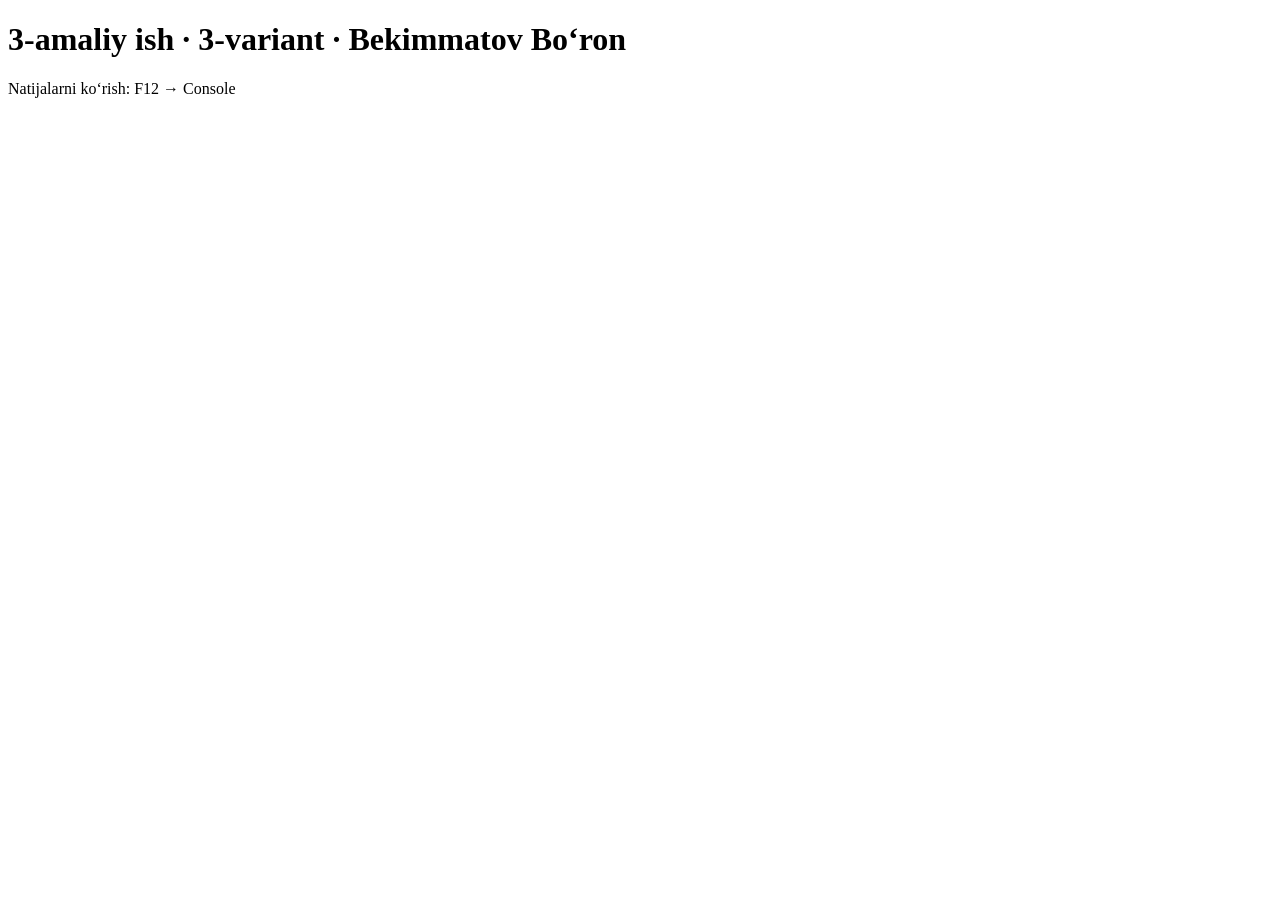
<file: amaliy-03/index.html>
<!DOCTYPE html>
<html lang="uz">
<head>
  <meta charset="UTF-8">
  <title>3-amaliy ish — 3-variant</title>
</head>
<body>
  <h1>3-amaliy ish · 3-variant · Bekimmatov Bo‘ron</h1>
  <p>Natijalarni ko‘rish: F12 → Console</p>
  <script src="js/masala1.js"></script>
  <script src="js/masala2.js"></script>
  <script src="js/masala3.js"></script>
  <script src="js/masala4.js"></script>
  <script src="js/masala5.js"></script>
</body>
</html>
</file>
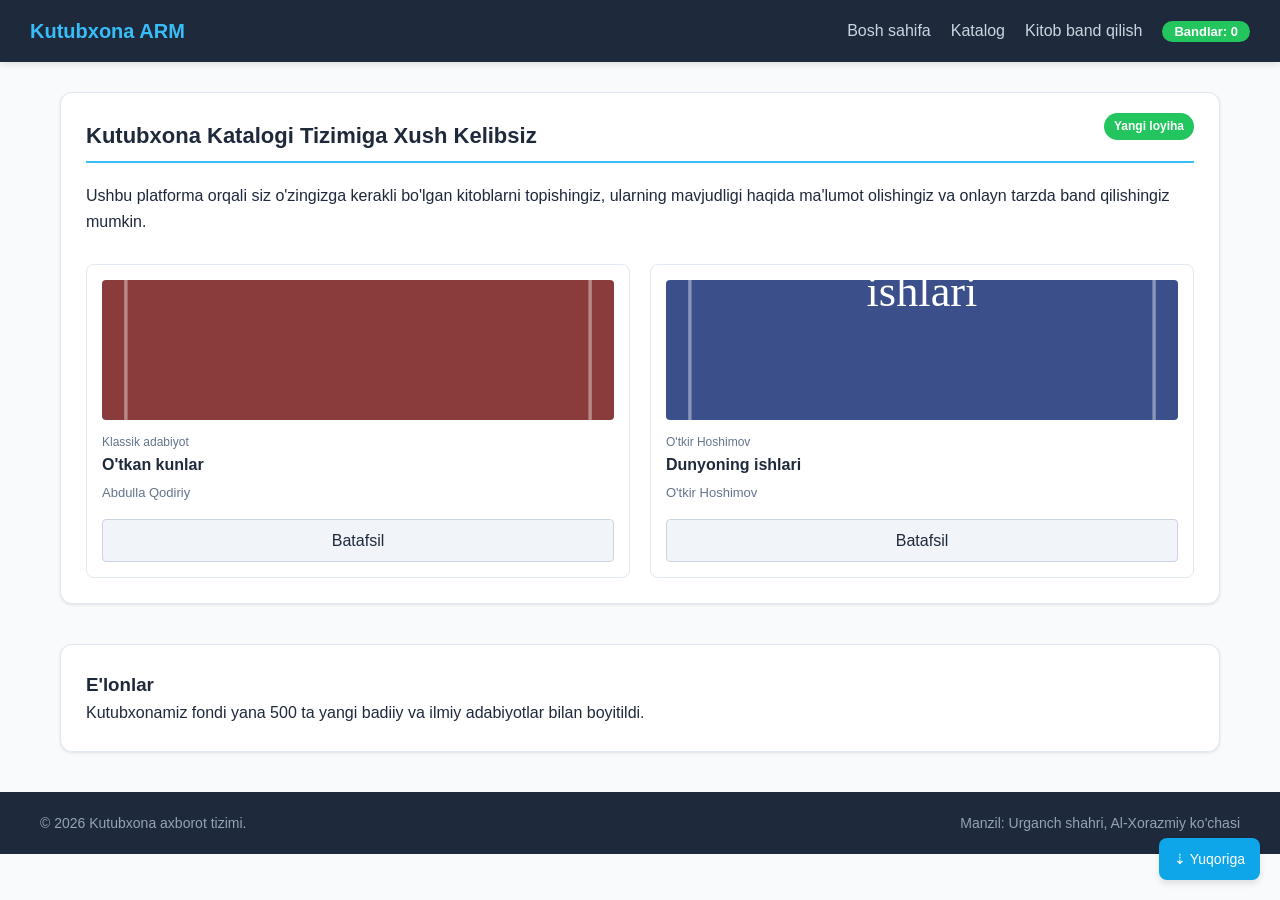
<file: amaliy-04/index.html>
<!DOCTYPE html>
<html lang="uz">
<head>
    <meta charset="UTF-8">
    <meta name="viewport" content="width=device-width, initial-scale=1.0">
    <title>Kutubxona Katalogi - Bosh sahifa</title>
    <link rel="stylesheet" href="css/style.css">
</head>
<body>

    <header>
        <div class="logo">Kutubxona ARM</div>
        <nav>
            <ul>
                <li><a href="index.html">Bosh sahifa</a></li>
                <li><a href="katalog.html">Katalog</a></li>
                <li><a href="aloqa.html">Kitob band qilish</a></li>
                <li><span class="band-belgi">Bandlar: <span id="band-soni">0</span></span></li>
            </ul>
        </nav>
    </header>

    <main class="main-container">
        <section class="hero-section">
            <span class="badge-absolute">Yangi loyiha</span>
            <h2>Kutubxona Katalogi Tizimiga Xush Kelibsiz</h2>
            <p>Ushbu platforma orqali siz o'zingizga kerakli bo'lgan kitoblarni topishingiz, ularning mavjudligi haqida ma'lumot olishingiz va onlayn tarzda band qilishingiz mumkin.</p>
            
            <div class="cards-flex" style="margin-top: 30px;">
                <article class="book-card">
                    <div>
                        <figure>
                            <img src="rasmlar/1.svg" alt="O'tkan kunlar romani muqovasi" style="width:100%; height:140px; object-fit:cover; border-radius:4px;">
                            <figcaption style="font-size: 12px; color: #64748b; margin-top: 5px;">Klassik adabiyot</figcaption>
                        </figure>
                        <h3 class="book-card-title">O'tkan kunlar</h3>
                        <p class="book-card-author">Abdulla Qodiriy</p>
                    </div>
                    <a href="katalog.html" class="btn-card" style="text-align:center; text-decoration:none; display:block;">Batafsil</a>
                </article>

                <article class="book-card">
                    <div>
                        <figure>
                            <img src="rasmlar/2.svg" alt="Dunyoning ishlari qissasi muqovasi" style="width:100%; height:140px; object-fit:cover; border-radius:4px;">
                            <figcaption style="font-size: 12px; color: #64748b; margin-top: 5px;">O'tkir Hoshimov</figcaption>
                        </figure>
                        <h3 class="book-card-title">Dunyoning ishlari</h3>
                        <p class="book-card-author">O'tkir Hoshimov</p>
                    </div>
                    <a href="katalog.html" class="btn-card" style="text-align:center; text-decoration:none; display:block;">Batafsil</a>
                </article>
            </div>
        </section>

        <aside class="sidebar-section">
            <h3>E'lonlar</h3>
            <p>Kutubxonamiz fondi yana 500 ta yangi badiiy va ilmiy adabiyotlar bilan boyitildi.</p>
        </aside>
    </main>

    <footer>
        <div class="footer-col">
            <p>&copy; 2026 Kutubxona axborot tizimi.</p>
        </div>
        <div class="footer-col" style="text-align: right;">
            <p>Manzil: Urganch shahri, Al-Xorazmiy ko'chasi</p>
        </div>
    </footer>

    <!-- Yuqoriga qaytish tugmasi (Fixed pozitsiya) -->
    <a href="#" class="top-btn">&#8675; Yuqoriga</a>

    <script src="js/ui.js"></script>
</body>
</html>
</file>
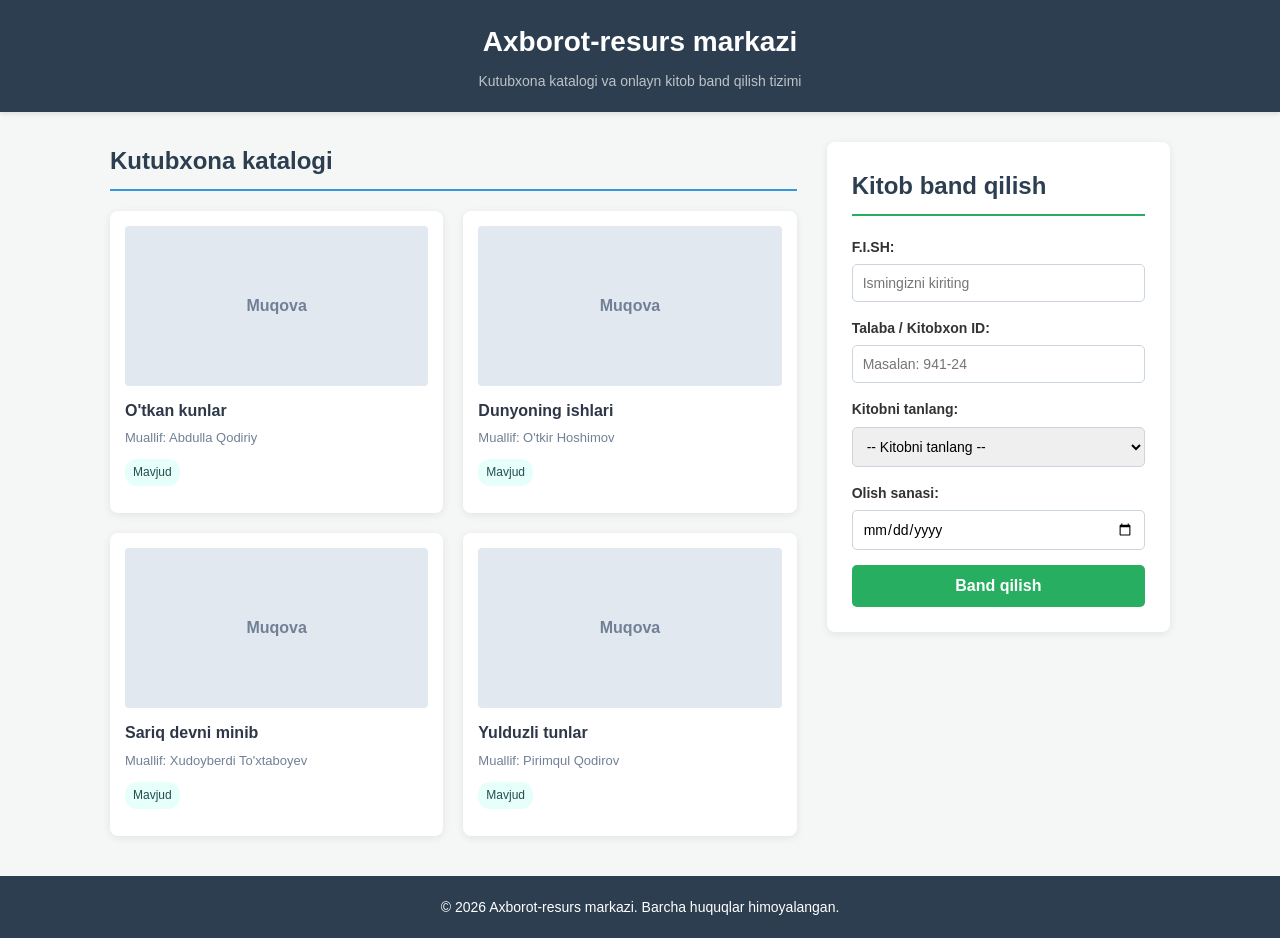
<file: 1-amaliy/kutubxona.html>
<!DOCTYPE html>
<html lang="uz">
<head>
    <meta charset="UTF-8">
    <meta name="viewport" content="width=device-width, initial-scale=1.0">
    <title>Kutubxona Katalogi — Kitob band qilish</title>
    <style>
        * {
            box-sizing: border-box;
            margin: 0;
            padding: 0;
            font-family: 'Segoe UI', Tahoma, Geneva, Verdana, sans-serif;
        }

        body {
            background-color: #f4f7f6;
            color: #333;
            line-height: 1.6;
        }

        header {
            background-color: #2c3e50;
            color: #fff;
            padding: 20px 0;
            text-align: center;
            box-shadow: 0 2px 5px rgba(0,0,0,0.1);
        }

        header h1 {
            margin-bottom: 5px;
            font-size: 28px;
        }

        header p {
            color: #bdc3c7;
            font-size: 14px;
        }

        .container {
            max-width: 1100px;
            margin: 30px auto;
            padding: 0 20px;
            display: grid;
            grid-template-columns: 2fr 1fr;
            gap: 30px;
        }

        /* Katalog bo'limi */
        .catalog-section h2 {
            margin-bottom: 20px;
            color: #2c3e50;
            border-bottom: 2px solid #3498db;
            padding-bottom: 8px;
        }

        .books-grid {
            display: grid;
            grid-template-columns: repeat(auto-fill, minmax(220px, 1fr));
            gap: 20px;
        }

        .book-card {
            background: #fff;
            border-radius: 8px;
            padding: 15px;
            box-shadow: 0 2px 8px rgba(0,0,0,0.08);
            display: flex;
            flex-direction: column;
            justify-content: space-between;
            transition: transform 0.2s ease;
        }

        .book-card:hover {
            transform: translateY(-5px);
        }

        .book-cover {
            width: 100%;
            height: 160px;
            background-color: #e2e8f0;
            border-radius: 4px;
            display: flex;
            align-items: center;
            justify-content: center;
            color: #718096;
            font-weight: bold;
            margin-bottom: 12px;
        }

        .book-title {
            font-size: 16px;
            font-weight: bold;
            color: #2d3748;
            margin-bottom: 5px;
        }

        .book-author {
            font-size: 13px;
            color: #718096;
            margin-bottom: 10px;
        }

        .book-status {
            display: inline-block;
            padding: 4px 8px;
            font-size: 12px;
            border-radius: 12px;
            margin-bottom: 12px;
            width: fit-content;
        }

        .status-available {
            background-color: #e6fffa;
            color: #234e52;
        }

        /* Forma bo'limi */
        .booking-section {
            background: #fff;
            padding: 25px;
            border-radius: 8px;
            box-shadow: 0 2px 8px rgba(0,0,0,0.08);
            height: fit-content;
        }

        .booking-section h2 {
            margin-bottom: 20px;
            color: #2c3e50;
            border-bottom: 2px solid #27ae60;
            padding-bottom: 8px;
        }

        .form-group {
            margin-bottom: 15px;
        }

        .form-group label {
            display: block;
            margin-bottom: 6px;
            font-weight: 600;
            font-size: 14px;
        }

        .form-group input,
        .form-group select {
            width: 100%;
            padding: 10px;
            border: 1px solid #cbd5e0;
            border-radius: 5px;
            font-size: 14px;
        }

        .form-group input:focus,
        .form-group select:focus {
            outline: none;
            border-color: #3498db;
        }

        .btn-submit {
            width: 100%;
            background-color: #27ae60;
            color: white;
            border: none;
            padding: 12px;
            font-size: 16px;
            font-weight: bold;
            border-radius: 5px;
            cursor: pointer;
            transition: background 0.3s;
        }

        .btn-submit:hover {
            background-color: #219150;
        }

        footer {
            text-align: center;
            padding: 20px;
            background-color: #2c3e50;
            color: #fff;
            margin-top: 40px;
            font-size: 14px;
        }

        @media (max-width: 768px) {
            .container {
                grid-template-columns: 1fr;
            }
        }
    </style>
</head>
<body>

    <header>
        <h1>Axborot-resurs markazi</h1>
        <p>Kutubxona katalogi va onlayn kitob band qilish tizimi</p>
    </header>

    <div class="container">
        <!-- Katalog Bo'limi -->
        <main class="catalog-section">
            <h2>Kutubxona katalogi</h2>
            <div class="books-grid">
                
                <article class="book-card">
                    <div class="book-cover">Muqova</div>
                    <h3 class="book-title">O'tkan kunlar</h3>
                    <p class="book-author">Muallif: Abdulla Qodiriy</p>
                    <span class="book-status status-available">Mavjud</span>
                </article>

                <article class="book-card">
                    <div class="book-cover">Muqova</div>
                    <h3 class="book-title">Dunyoning ishlari</h3>
                    <p class="book-author">Muallif: O'tkir Hoshimov</p>
                    <span class="book-status status-available">Mavjud</span>
                </article>

                <article class="book-card">
                    <div class="book-cover">Muqova</div>
                    <h3 class="book-title">Sariq devni minib</h3>
                    <p class="book-author">Muallif: Xudoyberdi To'xtaboyev</p>
                    <span class="book-status status-available">Mavjud</span>
                </article>

                <article class="book-card">
                    <div class="book-cover">Muqova</div>
                    <h3 class="book-title">Yulduzli tunlar</h3>
                    <p class="book-author">Muallif: Pirimqul Qodirov</p>
                    <span class="book-status status-available">Mavjud</span>
                </article>

            </div>
        </main>

        <!-- Band qilish Bo'limi -->
        <aside class="booking-section">
            <h2>Kitob band qilish</h2>
            <form action="#" method="post">
                <div class="form-group">
                    <label for="fullname">F.I.SH:</label>
                    <input type="text" id="fullname" name="fullname" placeholder="Ismingizni kiriting" required>
                </div>

                <div class="form-group">
                    <label for="student-id">Talaba / Kitobxon ID:</label>
                    <input type="text" id="student-id" name="student_id" placeholder="Masalan: 941-24" required>
                </div>

                <div class="form-group">
                    <label for="book-select">Kitobni tanlang:</label>
                    <select id="book-select" name="book_select" required>
                        <option value="">-- Kitobni tanlang --</option>
                        <option value="1">O'tkan kunlar</option>
                        <option value="2">Dunyoning ishlari</option>
                        <option value="3">Sariq devni minib</option>
                        <option value="4">Yulduzli tunlar</option>
                    </select>
                </div>

                <div class="form-group">
                    <label for="date">Olish sanasi:</label>
                    <input type="date" id="date" name="booking_date" required>
                </div>

                <button type="submit" class="btn-submit">Band qilish</button>
            </form>
        </aside>
    </div>

    <footer>
        <p>&copy; 2026 Axborot-resurs markazi. Barcha huquqlar himoyalangan.</p>
    </footer>

</body>
</html>
</file>
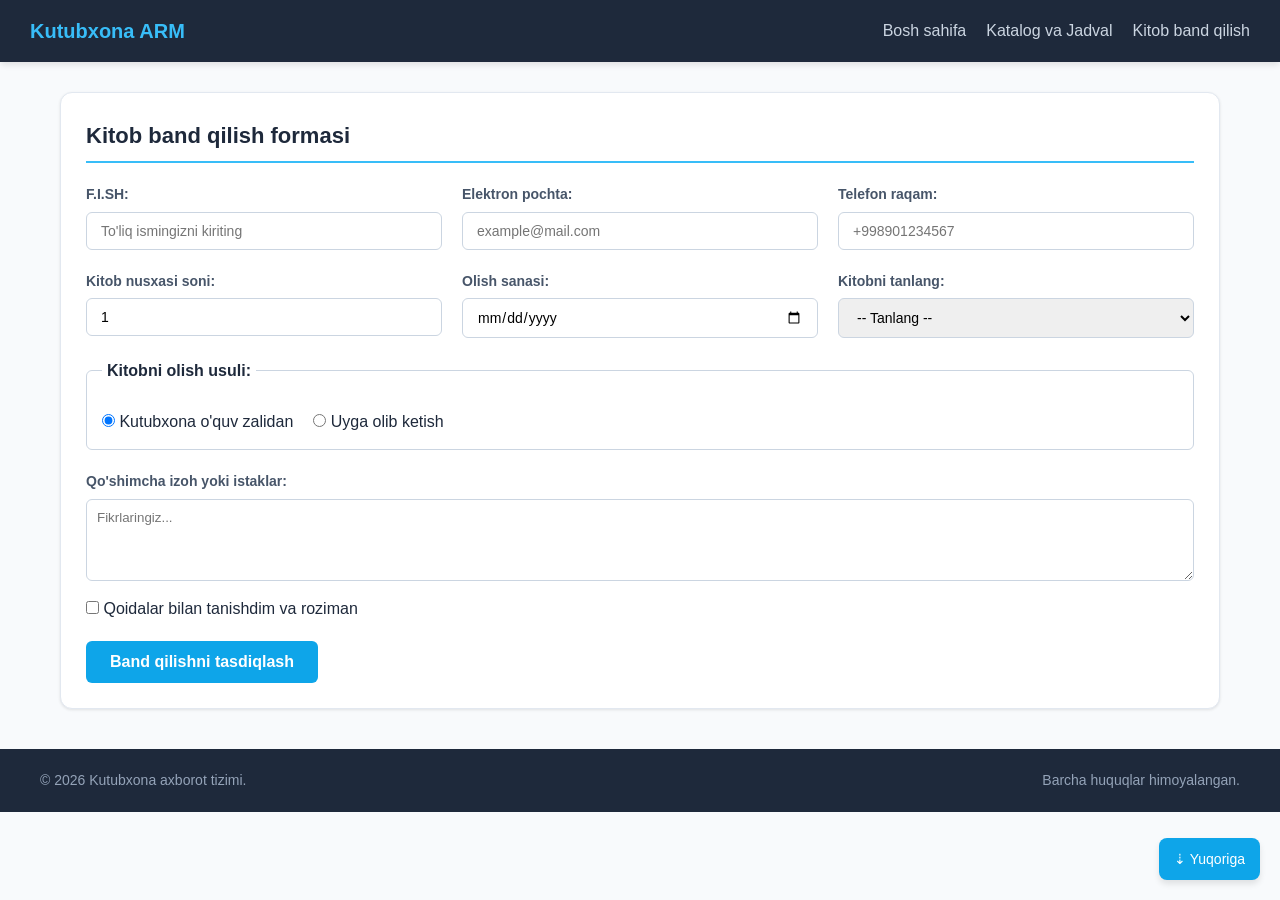
<file: 2-amaliy/aloqa.html>
<!DOCTYPE html>
<html lang="uz">
<head>
    <meta charset="UTF-8">
    <meta name="viewport" content="width=device-width, initial-scale=1.0">
    <title>Kitob band qilish - Forma</title>
    <link rel="stylesheet" href="css/style.css">
</head>
<body>

    <header>
        <div class="logo">Kutubxona ARM</div>
        <nav>
            <ul>
                <li><a href="index.html">Bosh sahifa</a></li>
                <li><a href="batafsil.html">Katalog va Jadval</a></li>
                <li><a href="aloqa.html">Kitob band qilish</a></li>
            </ul>
        </nav>
    </header>

    <main class="main-container">
        <section id="form-section">
            <h2>Kitob band qilish formasi</h2>
            <form action="#" method="POST">
                <div class="form-grid">
                    
                    <!-- 1. F.I.SH -->
                    <div class="form-group">
                        <label for="fullname">F.I.SH:</label>
                        <input type="text" id="fullname" name="fullname" placeholder="To'liq ismingizni kiriting" required>
                    </div>

                    <!-- 2. Email -->
                    <div class="form-group">
                        <label for="email">Elektron pochta:</label>
                        <input type="email5" id="email" name="email" placeholder="example@mail.com" required>
                    </div>

                    <!-- 3. Telefon (Pattern talabi bilan) -->
                    <div class="form-group">
                        <label for="phone">Telefon raqam:</label>
                        <input type="tel" id="phone" name="phone" placeholder="+998901234567" pattern="\+998[0-9]{9}" required title="+998 bilan boshlanuvchi 9 ta raqam kiriting">
                    </div>

                    <!-- 4. Kitob soni -->
                    <div class="form-group">
                        <label for="count">Kitob nusxasi soni:</label>
                        <input type="number" id="count" name="count" min="1" max="5" value="1">
                    </div>

                    <!-- 5. Olish sanasi -->
                    <div class="form-group">
                        <label for="date">Olish sanasi:</label>
                        <input type="date" id="date" name="date" required>
                    </div>

                    <!-- 6. Kitobni tanlash (Select) -->
                    <div class="form-group">
                        <label for="book-select">Kitobni tanlang:</label>
                        <select id="book-select" name="book_select" required>
                            <option value="">-- Tanlang --</option>
                            <option value="otkan-kunlar">O'tkan kunlar</option>
                            <option value="dunyoning-ishlari">Dunyoning ishlari</option>
                            <option value="yulduzli-tunlar">Yulduzli tunlar</option>
                            <option value="sariq-dev">Sariq devni minib</option>
                        </select>
                    </div>

                </div>

                <!-- 7. Radio guruh (Fieldset + Legend) -->
                <fieldset style="border: 1px solid #cbd5e1; border-radius: 6px; padding: 15px; margin-top: 20px;">
                    <legend style="font-weight: 600; padding: 0 5px;">Kitobni olish usuli:</legend>
                    <div style="display: flex; gap: 20px; margin-top: 10px;">
                        <label><input type="radio" name="delivery_type" value="library" checked> Kutubxona o'quv zalidan</label>
                        <label><input type="radio" name="delivery_type" value="home"> Uyga olib ketish</label>
                    </div>
                </fieldset>

                <!-- 8. Checkbox va Textarea -->
                <div class="form-group" style="margin-top: 20px;">
                    <label for="comments">Qo'shimcha izoh yoki istaklar:</label>
                    <textarea id="comments" name="comments" rows="4" placeholder="Fikrlaringiz..." style="padding: 10px; border: 1px solid #cbd5e1; border-radius: 6px; outline: none;"></textarea>
                </div>

                <div style="margin-top: 15px;">
                    <label><input type="checkbox" name="terms" required> Qoidalar bilan tanishdim va roziman</label>
                </div>

                <button type="submit" class="btn-submit">Band qilishni tasdiqlash</button>
            </form>
        </section>
    </main>

    <footer>
        <div class="footer-col">
            <p>&copy; 2026 Kutubxona axborot tizimi.</p>
        </div>
        <div class="footer-col" style="text-align: right;">
            <p>Barcha huquqlar himoyalangan.</p>
        </div>
    </footer>

    <a href="#" class="top-btn">&#8675; Yuqoriga</a>

</body>
</html>
</file>
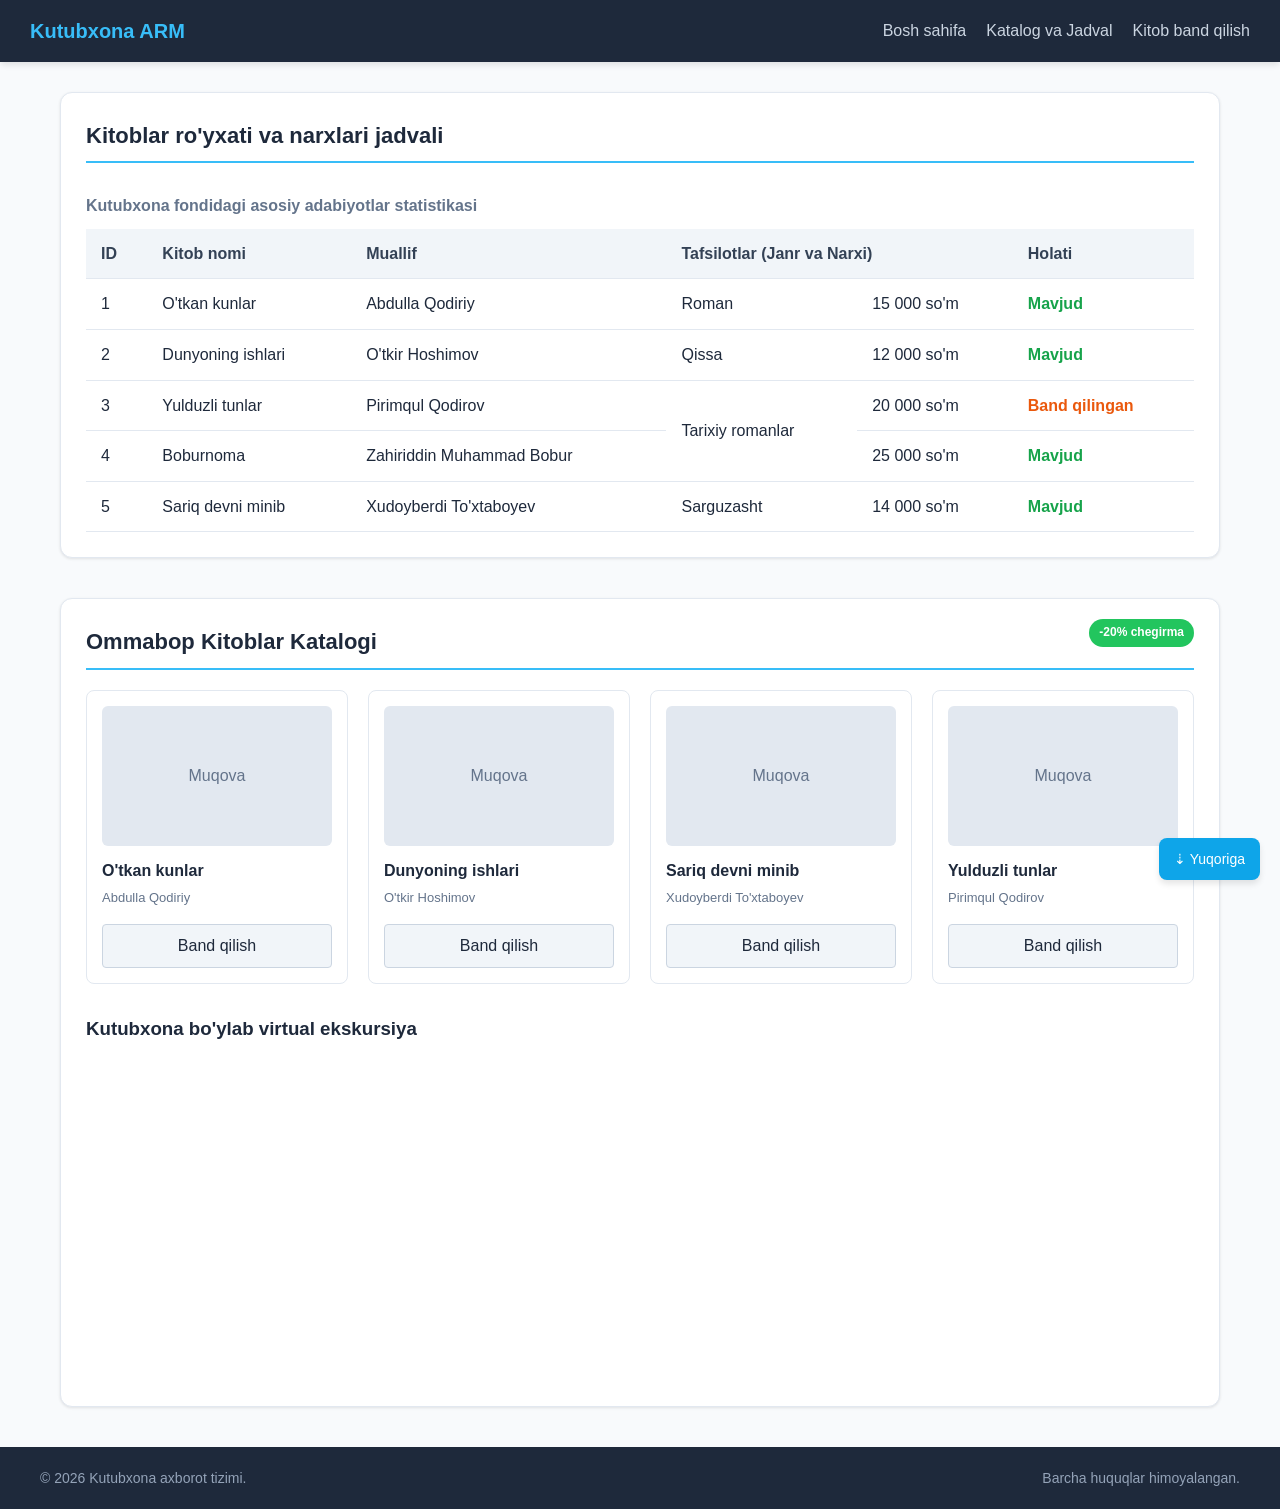
<file: 2-amaliy/batafsil.html>
<!DOCTYPE html>
<html lang="uz">
<head>
    <meta charset="UTF-8">
    <meta name="viewport" content="width=device-width, initial-scale=1.0">
    <title>Kitoblar Katalogi va Jadvali</title>
    <link rel="stylesheet" href="css/style.css">
</head>
<body>

    <header>
        <div class="logo">Kutubxona ARM</div>
        <nav>
            <ul>
                <li><a href="index.html">Bosh sahifa</a></li>
                <li><a href="batafsil.html">Katalog va Jadval</a></li>
                <li><a href="aloqa.html">Kitob band qilish</a></li>
            </ul>
        </nav>
    </header>

    <main class="main-container">
        
        <!-- JADVAL BO'LIMI -->
        <section id="table-section">
            <h2>Kitoblar ro'yxati va narxlari jadvali</h2>
            <div class="table-responsive">
                <table class="styled-table">
                    <caption>Kutubxona fondidagi asosiy adabiyotlar statistikasi</caption>
                    <thead>
                        <tr>
                            <th>ID</th>
                            <th>Kitob nomi</th>
                            <th>Muallif</th>
                            <th colspan="2">Tafsilotlar (Janr va Narxi)</th>
                            <th>Holati</th>
                        </tr>
                    </thead>
                    <tbody>
                        <tr>
                            <td>1</td>
                            <td>O'tkan kunlar</td>
                            <td>Abdulla Qodiriy</td>
                            <td>Roman</td>
                            <td>15 000 so'm</td>
                            <td><span class="status-available">Mavjud</span></td>
                        </tr>
                        <tr>
                            <td>2</td>
                            <td>Dunyoning ishlari</td>
                            <td>O'tkir Hoshimov</td>
                            <td>Qissa</td>
                            <td>12 000 so'm</td>
                            <td><span class="status-available">Mavjud</span></td>
                        </tr>
                        <tr>
                            <td>3</td>
                            <td>Yulduzli tunlar</td>
                            <td>Pirimqul Qodirov</td>
                            <td rowspan="2">Tarixiy romanlar</td>
                            <td>20 000 so'm</td>
                            <td><span class="status-reserved">Band qilingan</span></td>
                        </tr>
                        <tr>
                            <td>4</td>
                            <td>Boburnoma</td>
                            <td>Zahiriddin Muhammad Bobur</td>
                            <td>25 000 so'm</td>
                            <td><span class="status-available">Mavjud</span></td>
                        </tr>
                        <tr>
                            <td>5</td>
                            <td>Sariq devni minib</td>
                            <td>Xudoyberdi To'xtaboyev</td>
                            <td>Sarguzasht</td>
                            <td>14 000 so'm</td>
                            <td><span class="status-available">Mavjud</span></td>
                        </tr>
                    </tbody>
                </table>
            </div>
        </section>

        <!-- MEDIA VA KARTALAR BO'LIMI -->
        <section id="catalog-section">
            <span class="badge-absolute">-20% chegirma</span>
            <h2>Ommabop Kitoblar Katalogi</h2>
            
            <div class="cards-flex">
                <article class="book-card">
                    <div>
                        <div class="book-img-placeholder">Muqova</div>
                        <h3 class="book-card-title">O'tkan kunlar</h3>
                        <p class="book-card-author">Abdulla Qodiriy</p>
                    </div>
                    <a href="aloqa.html" class="btn-card" style="text-align:center; text-decoration:none; display:block;">Band qilish</a>
                </article>

                <article class="book-card">
                    <div>
                        <div class="book-img-placeholder">Muqova</div>
                        <h3 class="book-card-title">Dunyoning ishlari</h3>
                        <p class="book-card-author">O'tkir Hoshimov</p>
                    </div>
                    <a href="aloqa.html" class="btn-card" style="text-align:center; text-decoration:none; display:block;">Band qilish</a>
                </article>

                <article class="book-card">
                    <div>
                        <div class="book-img-placeholder">Muqova</div>
                        <h3 class="book-card-title">Sariq devni minib</h3>
                        <p class="book-card-author">Xudoyberdi To'xtaboyev</p>
                    </div>
                    <a href="aloqa.html" class="btn-card" style="text-align:center; text-decoration:none; display:block;">Band qilish</a>
                </article>

                <article class="book-card">
                    <div>
                        <div class="book-img-placeholder">Muqova</div>
                        <h3 class="book-card-title">Yulduzli tunlar</h3>
                        <p class="book-card-author">Pirimqul Qodirov</p>
                    </div>
                    <a href="aloqa.html" class="btn-card" style="text-align:center; text-decoration:none; display:block;">Band qilish</a>
                </article>
            </div>

            <!-- Video yoki Iframe media -->
            <div style="margin-top: 30px;">
                <h3 style="margin-bottom: 15px;">Kutubxona bo'ylab virtual ekskursiya</h3>
                <iframe width="100%" height="315" src="https://www.youtube.com/embed/dQw4w9WgXcQ" title="Kutubxona video taqdimoti" style="border:0; border-radius: 8px;" allowfullscreen></iframe>
            </div>
        </section>

    </main>

    <footer>
        <div class="footer-col">
            <p>&copy; 2026 Kutubxona axborot tizimi.</p>
        </div>
        <div class="footer-col" style="text-align: right;">
            <p>Barcha huquqlar himoyalangan.</p>
        </div>
    </footer>

    <a href="#" class="top-btn">&#8675; Yuqoriga</a>

</body>
</html>
</file>
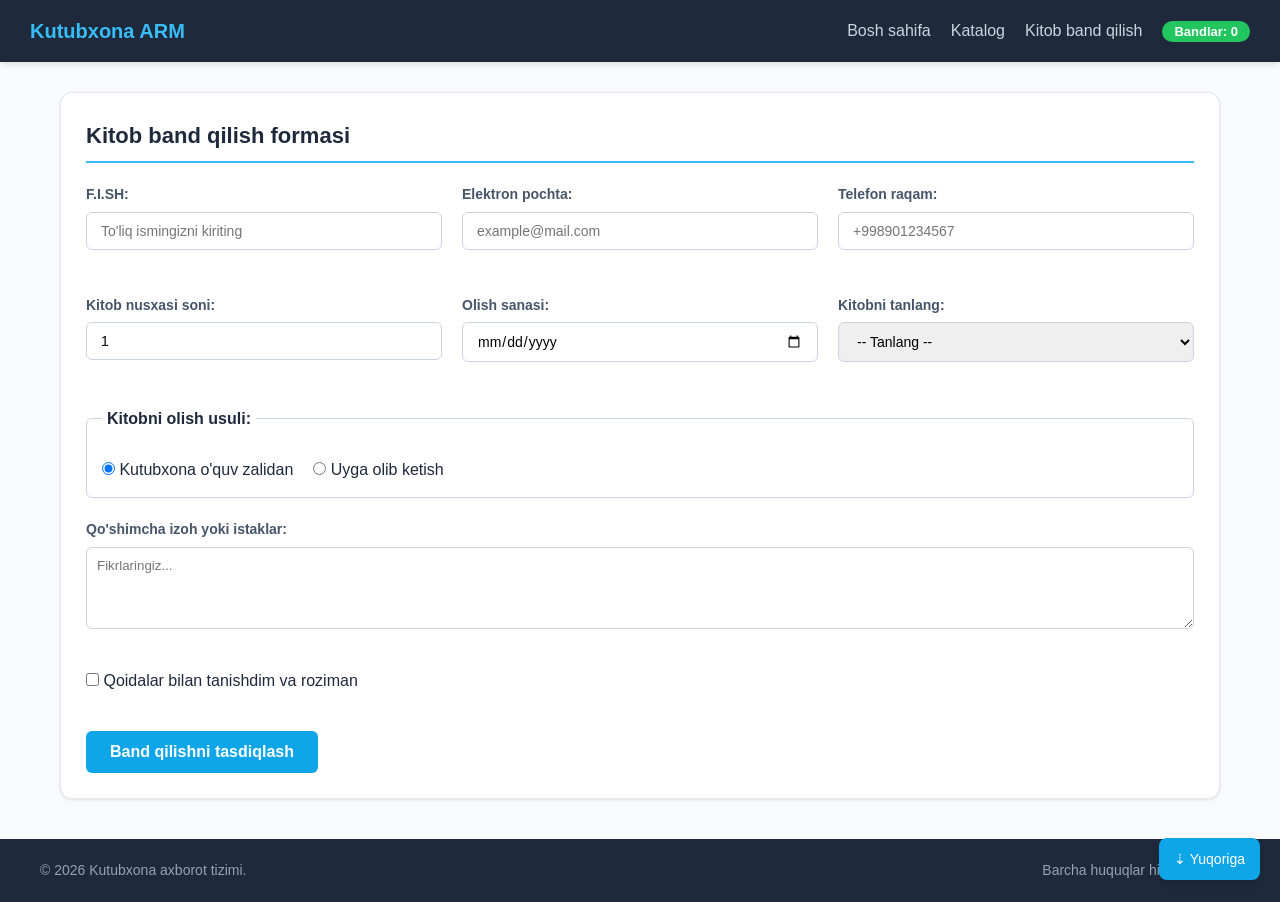
<file: amaliy-04/aloqa.html>
<!DOCTYPE html>
<html lang="uz">
<head>
    <meta charset="UTF-8">
    <meta name="viewport" content="width=device-width, initial-scale=1.0">
    <title>Kitob band qilish - Forma</title>
    <link rel="stylesheet" href="css/style.css">
</head>
<body>

    <header>
        <div class="logo">Kutubxona ARM</div>
        <nav>
            <ul>
                <li><a href="index.html">Bosh sahifa</a></li>
                <li><a href="katalog.html">Katalog</a></li>
                <li><a href="aloqa.html">Kitob band qilish</a></li>
                <li><span class="band-belgi">Bandlar: <span id="band-soni">0</span></span></li>
            </ul>
        </nav>
    </header>

    <main class="main-container">
        <section id="form-section">
            <h2>Kitob band qilish formasi</h2>
            <form id="band-forma" action="#" method="POST" novalidate>
                <div class="form-grid">

                    <!-- 1. F.I.SH -->
                    <div class="form-group">
                        <label for="fullname">F.I.SH:</label>
                        <input type="text" id="fullname" name="fullname" placeholder="To'liq ismingizni kiriting">
                        <p class="xato" id="fullname-xato"></p>
                    </div>

                    <!-- 2. Email -->
                    <div class="form-group">
                        <label for="email">Elektron pochta:</label>
                        <input type="text" id="email" name="email" placeholder="example@mail.com">
                        <p class="xato" id="email-xato"></p>
                    </div>

                    <!-- 3. Telefon -->
                    <div class="form-group">
                        <label for="phone">Telefon raqam:</label>
                        <input type="tel" id="phone" name="phone" placeholder="+998901234567">
                        <p class="xato" id="phone-xato"></p>
                    </div>

                    <!-- 4. Kitob soni -->
                    <div class="form-group">
                        <label for="count">Kitob nusxasi soni:</label>
                        <input type="number" id="count" name="count" min="1" max="5" value="1">
                        <p class="xato" id="count-xato"></p>
                    </div>

                    <!-- 5. Olish sanasi -->
                    <div class="form-group">
                        <label for="date">Olish sanasi:</label>
                        <input type="date" id="date" name="date">
                        <p class="xato" id="date-xato"></p>
                    </div>

                    <!-- 6. Kitobni tanlash (variantlar data.js dan to'ldiriladi) -->
                    <div class="form-group">
                        <label for="book-select">Kitobni tanlang:</label>
                        <select id="book-select" name="book_select">
                            <option value="">-- Tanlang --</option>
                        </select>
                        <p class="xato" id="book-select-xato"></p>
                    </div>

                </div>

                <!-- 7. Radio guruh -->
                <fieldset style="border: 1px solid #cbd5e1; border-radius: 6px; padding: 15px; margin-top: 20px;">
                    <legend style="font-weight: 600; padding: 0 5px;">Kitobni olish usuli:</legend>
                    <div style="display: flex; gap: 20px; margin-top: 10px;">
                        <label><input type="radio" name="delivery_type" value="library" checked> Kutubxona o'quv zalidan</label>
                        <label><input type="radio" name="delivery_type" value="home"> Uyga olib ketish</label>
                    </div>
                </fieldset>

                <!-- 8. Izoh va rozilik -->
                <div class="form-group" style="margin-top: 20px;">
                    <label for="comments">Qo'shimcha izoh yoki istaklar:</label>
                    <textarea id="comments" name="comments" rows="4" placeholder="Fikrlaringiz..." style="padding: 10px; border: 1px solid #cbd5e1; border-radius: 6px; outline: none;"></textarea>
                    <p class="xato" id="comments-xato"></p>
                </div>

                <div style="margin-top: 15px;">
                    <label><input type="checkbox" id="terms" name="terms"> Qoidalar bilan tanishdim va roziman</label>
                    <p class="xato" id="terms-xato"></p>
                </div>

                <button type="submit" class="btn-submit">Band qilishni tasdiqlash</button>
                <p class="muvaffaqiyat" id="muvaffaqiyat" hidden></p>
            </form>
        </section>
    </main>

    <footer>
        <div class="footer-col">
            <p>&copy; 2026 Kutubxona axborot tizimi.</p>
        </div>
        <div class="footer-col" style="text-align: right;">
            <p>Barcha huquqlar himoyalangan.</p>
        </div>
    </footer>

    <a href="#" class="top-btn">&#8675; Yuqoriga</a>

    <script src="js/data.js"></script>
    <script src="js/ui.js"></script>
</body>
</html>
</file>
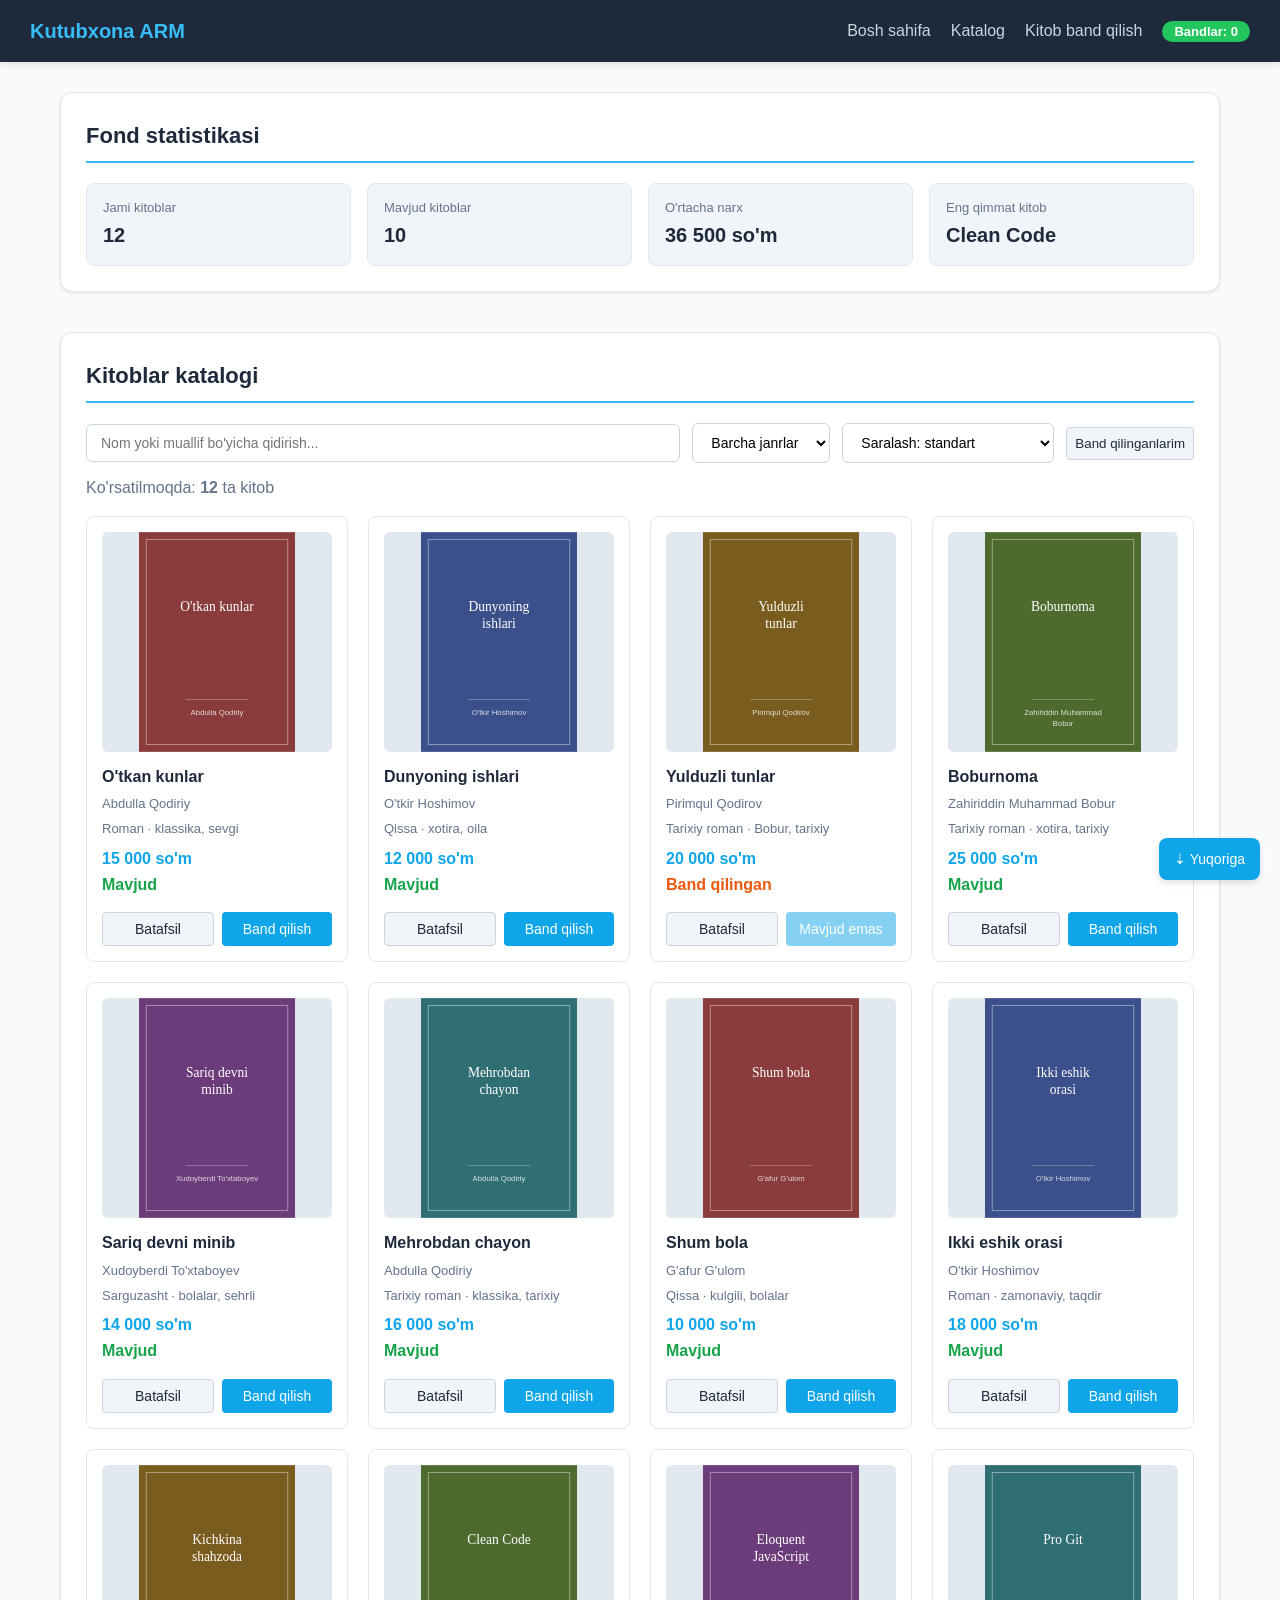
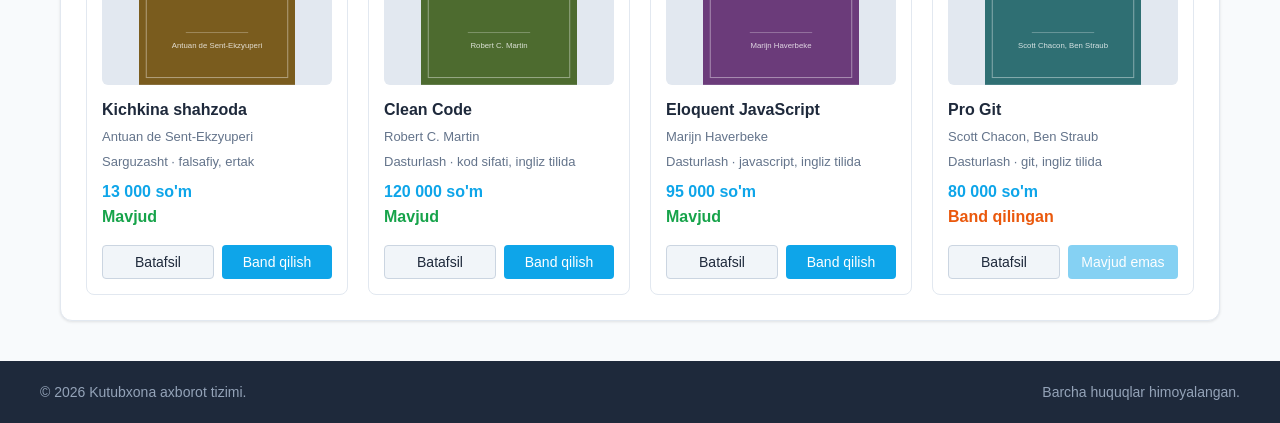
<file: amaliy-04/katalog.html>
<!DOCTYPE html>
<html lang="uz">
<head>
    <meta charset="UTF-8">
    <meta name="viewport" content="width=device-width, initial-scale=1.0">
    <title>Kitoblar Katalogi</title>
    <link rel="stylesheet" href="css/style.css">
</head>
<body>

    <header>
        <div class="logo">Kutubxona ARM</div>
        <nav>
            <ul>
                <li><a href="index.html">Bosh sahifa</a></li>
                <li><a href="katalog.html">Katalog</a></li>
                <li><a href="aloqa.html">Kitob band qilish</a></li>
                <li><span class="band-belgi">Bandlar: <span id="band-soni">0</span></span></li>
            </ul>
        </nav>
    </header>

    <main class="main-container">

        <!-- STATISTIKA (reduce / find / filter bilan hisoblanadi) -->
        <section id="stat-section">
            <h2>Fond statistikasi</h2>
            <div class="stat-grid">
                <div class="stat"><span>Jami kitoblar</span><strong id="stat-jami">0</strong></div>
                <div class="stat"><span>Mavjud kitoblar</span><strong id="stat-mavjud">0</strong></div>
                <div class="stat"><span>O'rtacha narx</span><strong id="stat-ortacha">0</strong></div>
                <div class="stat"><span>Eng qimmat kitob</span><strong id="stat-eng">-</strong></div>
            </div>
        </section>

        <!-- KATALOG: kartalar JavaScript orqali yaratiladi -->
        <section id="catalog-section">
            <h2>Kitoblar katalogi</h2>

            <div class="catalog-panel">
                <input type="search" id="qidiruv" placeholder="Nom yoki muallif bo'yicha qidirish..." aria-label="Qidiruv">
                <select id="kategoriya" aria-label="Kategoriya">
                    <option value="hammasi">Barcha janrlar</option>
                </select>
                <select id="saralash" aria-label="Saralash">
                    <option value="standart">Saralash: standart</option>
                    <option value="narx-osish">Narx: arzondan qimmatga</option>
                    <option value="narx-kamayish">Narx: qimmatdan arzonga</option>
                    <option value="nom-az">Nom: A → Z</option>
                </select>
                <button type="button" class="btn-card" id="bandlarim-tugma" style="margin-top:0">Band qilinganlarim</button>
            </div>

            <p class="result-count">Ko'rsatilmoqda: <strong id="soni">0</strong> ta kitob</p>
            <p class="not-found" id="topilmadi" hidden>Hech narsa topilmadi</p>
            <div class="cards-flex" id="kitoblar"></div>
        </section>

    </main>

    <footer>
        <div class="footer-col">
            <p>&copy; 2026 Kutubxona axborot tizimi.</p>
        </div>
        <div class="footer-col" style="text-align: right;">
            <p>Barcha huquqlar himoyalangan.</p>
        </div>
    </footer>

    <a href="#" class="top-btn">&#8675; Yuqoriga</a>

    <script src="js/data.js"></script>
    <script src="js/ui.js"></script>
    <script src="js/katalog.js"></script>
</body>
</html>
</file>
<file: amaliy-04/css/style.css>
/* --- BQ 1: Blok modeli va o'lchamlar --- */
* {
    box-sizing: border-box;
    margin: 0;
    padding: 0;
    font-family: 'Segoe UI', Tahoma, Geneva, Verdana, sans-serif;
}

body {
    background-color: #f8fafc;
    color: #1e293b;
    line-height: 1.6;
}

/* --- BQ 2: Konteyner --- */
.main-container {
    max-width: 1200px;
    margin: 30px auto;
    padding: 0 20px;
    display: flex;
    flex-direction: column;
    gap: 40px;
}

section, .sidebar-section {
    background: #ffffff;
    padding: 25px; /* BQ 4: Qisqa yozuv 2 yoki 4 qiymat bilan */
    border: 1px solid #e2e8f0; /* BQ 3: Kartalar uchun border */
    border-radius: 12px; /* BQ 3: border-radius */
    box-shadow: 0 1px 3px rgba(0, 0, 0, 0.1);
    position: relative; /* BQ 6 uchun ota element */
}

h2 {
    margin-bottom: 20px;
    color: #1e293b;
    border-bottom: 2px solid #38bdf8;
    padding-bottom: 8px;
    font-size: 22px;
}

/* --- BQ 5: Pozitsiyalash - Sticky Header --- */
header {
    background-color: #1e293b;
    color: #fff;
    padding: 15px 30px;
    display: flex; /* BQ 8 */
    justify-content: space-between; /* BQ 8 */
    align-items: center; /* BQ 8 */
    position: sticky;
    top: 0;
    z-index: 1000;
    box-shadow: 0 4px 6px -1px rgba(0, 0, 0, 0.1);
}

.logo {
    font-size: 20px;
    font-weight: bold;
    color: #38bdf8;
}

nav ul {
    display: flex; /* BQ 8 */
    list-style: none;
    gap: 20px; /* BQ 8 */
}

nav ul li a {
    color: #cbd5e1;
    text-decoration: none;
    transition: color 0.3s;
}

nav ul li a:hover {
    color: #38bdf8;
}

/* --- BQ 6: Absolute Pozitsiyalash (Belgi / Badge) --- */
.badge-absolute {
    position: absolute;
    top: 20px;
    right: 25px;
    background-color: #22c55e;
    color: white;
    padding: 4px 10px;
    font-size: 12px;
    border-radius: 20px;
    font-weight: 600;
}

/* --- BQ 7: Fixed Pozitsiyalash ("Yuqoriga" tugmasi) --- */
.top-btn {
    position: fixed;
    bottom: 20px;
    right: 20px;
    background-color: #0ea5e9;
    color: white;
    padding: 10px 15px;
    border-radius: 8px;
    text-decoration: none;
    font-size: 14px;
    box-shadow: 0 4px 6px rgba(0,0,0,0.1);
    z-index: 999;
}
.top-btn:hover {
    background-color: #0284c7;
}

/* --- JADVAL USLUBLARI --- */
.table-responsive {
    overflow-x: auto;
}

.styled-table {
    width: 100%;
    border-collapse: collapse;
    margin-top: 10px;
    text-align: left;
}

.styled-table caption {
    font-weight: 600;
    margin-bottom: 10px;
    text-align: left;
    color: #64748b;
}

.styled-table th, 
.styled-table td {
    padding: 12px 15px;
    border-bottom: 1px solid #e2e8f0;
}

.styled-table th {
    background-color: #f1f5f9;
    color: #334155;
    font-weight: 600;
}

.styled-table tr:hover {
    background-color: #f8fafc;
}

.status-available {
    color: #16a34a;
    font-weight: 600;
}

.status-reserved {
    color: #ea580c;
    font-weight: 600;
}

/* --- BQ 9: Flexbox Kartalar Qatori --- */
.cards-flex {
    display: flex;
    gap: 20px;
    flex-wrap: wrap; /* Ekran torayganda keyingi qatorga tushishi */
}

.book-card {
    background: #fff;
    border: 1px solid #e2e8f0;
    border-radius: 8px;
    padding: 15px; /* BQ 3 */
    flex: 1 1 240px; /* BQ 9 */
    display: flex;
    flex-direction: column;
    justify-content: space-between;
    transition: transform 0.2s, box-shadow 0.2s;
}

.book-card:hover {
    transform: translateY(-5px);
    box-shadow: 0 10px 15px -3px rgba(0, 0, 0, 0.1);
}

.book-img-placeholder {
    background: #e2e8f0;
    height: 140px;
    border-radius: 6px;
    display: flex;
    align-items: center; /* BQ 11: Markazlashtirish */
    justify-content: center; /* BQ 11: Markazlashtirish */
    color: #64748b;
    font-weight: 500;
    margin-bottom: 12px;
}

.book-card-title {
    font-size: 16px;
    margin-bottom: 5px;
}

.book-card-author {
    font-size: 13px;
    color: #64748b;
}

.btn-card {
    margin-top: 15px;
    padding: 8px;
    background: #f1f5f9;
    border: 1px solid #cbd5e1;
    border-radius: 4px;
    cursor: pointer;
    color: #1e293b;
}

.btn-card:hover {
    background: #e2e8f0;
}

/* --- BQ 12: Forma uslublari (Flex-direction column va gap) --- */
.form-grid {
    display: flex;
    gap: 20px;
    flex-wrap: wrap;
}

.form-group {
    flex: 1 1 280px;
    display: flex;
    flex-direction: column; /* BQ 12 */
    gap: 6px; /* BQ 12 */
}

.form-group label {
    font-weight: 600;
    font-size: 14px;
    color: #475569;
}

.form-group input, 
.form-group select {
    padding: 10px 14px;
    border: 1px solid #cbd5e1;
    border-radius: 6px;
    font-size: 14px;
    outline: none;
    transition: border-color 0.3s;
}

.form-group input:focus, 
.form-group select:focus {
    border-color: #38bdf8;
    box-shadow: 0 0 0 3px rgba(56, 189, 248, 0.15);
}

.btn-submit {
    margin-top: 20px;
    background-color: #0ea5e9;
    color: white;
    border: none;
    padding: 12px 24px;
    font-size: 16px;
    font-weight: 600;
    border-radius: 6px;
    cursor: pointer;
    transition: background-color 0.3s;
}

.btn-submit:hover {
    background-color: #0284c7;
}

/* --- BQ 10: Footer ikki ustunli Flexbox bilan --- */
footer {
    background-color: #1e293b;
    color: #94a3b8;
    padding: 20px 40px;
    margin-top: 40px;
    font-size: 14px;
    display: flex;
    justify-content: space-between;
    align-items: center;
    flex-wrap: wrap;
    gap: 15px;
}

/* --- MEDIA SO'ROVLAR (Responsive) --- */
@media (max-width: 768px) {
    header {
        flex-direction: column;
        gap: 10px;
    }
    nav ul {
        gap: 10px;
    }
}

/* =====================================================
   4-AMALIY ISH QO'SHIMCHALARI
   ===================================================== */
body.modal-ochiq { overflow: hidden; }

.band-belgi {
    background-color: #22c55e;
    color: #fff;
    padding: 3px 12px;
    border-radius: 20px;
    font-size: 13px;
    font-weight: 600;
}

/* Statistika */
.stat-grid { display: flex; gap: 16px; flex-wrap: wrap; }
.stat {
    flex: 1 1 200px;
    background: #f1f5f9;
    border: 1px solid #e2e8f0;
    border-radius: 8px;
    padding: 14px 16px;
}
.stat span { display: block; font-size: 13px; color: #64748b; }
.stat strong { font-size: 20px; color: #1e293b; }

/* Qidiruv / filtr / saralash paneli */
.catalog-panel { display: flex; gap: 12px; flex-wrap: wrap; align-items: center; margin-bottom: 12px; }
.catalog-panel input, .catalog-panel select {
    padding: 10px 14px;
    border: 1px solid #cbd5e1;
    border-radius: 6px;
    font-size: 14px;
    outline: none;
    background: #fff;
    transition: border-color 0.3s;
}
.catalog-panel input[type="search"] { flex: 1 1 240px; }
.catalog-panel input:focus, .catalog-panel select:focus {
    border-color: #38bdf8;
    box-shadow: 0 0 0 3px rgba(56, 189, 248, 0.15);
}
.result-count { color: #64748b; margin-bottom: 15px; }
.not-found { text-align: center; color: #64748b; padding: 30px 0; font-size: 18px; }
.not-found[hidden] { display: none; }

/* Kartalar (sizning .book-card uslubingiz ustiga) */
.book-img {
    width: 100%;
    height: 220px;
    object-fit: contain;
    background: #e2e8f0;
    border-radius: 6px;
    margin-bottom: 12px;
    display: block;
}
.book-meta { font-size: 13px; color: #64748b; margin-top: 4px; }
.book-price { font-weight: 600; color: #0ea5e9; margin-top: 6px; }
.card-actions { display: flex; gap: 8px; margin-top: 15px; }
.card-actions .btn-card, .card-actions .btn-band { margin-top: 0; flex: 1; font-size: 14px; padding: 8px; }
.btn-band {
    background: #0ea5e9;
    color: #fff;
    border: none;
    border-radius: 4px;
    cursor: pointer;
    transition: background-color 0.3s;
}
.btn-band:hover { background: #0284c7; }
.btn-card:disabled, .btn-band:disabled { opacity: 0.5; cursor: not-allowed; }

/* Modal oyna */
.modal-fon {
    position: fixed;
    inset: 0;
    background: rgba(15, 23, 42, 0.6);
    display: flex;
    align-items: center;
    justify-content: center;
    padding: 16px;
    z-index: 2000;
}
.modal-fon[hidden] { display: none; }
.modal {
    background: #fff;
    border-radius: 12px;
    max-width: 640px;
    width: 100%;
    max-height: 90vh;
    overflow-y: auto;
    padding: 25px;
    position: relative;
}
.modal-yopish {
    position: absolute;
    top: 8px;
    right: 14px;
    font-size: 30px;
    line-height: 1;
    background: none;
    border: 0;
    color: #475569;
    cursor: pointer;
}
.modal-yopish:hover { color: #0ea5e9; }
.modal-kitob { display: flex; gap: 20px; flex-wrap: wrap; }
.modal-kitob img { width: 140px; height: 196px; object-fit: contain; background: #e2e8f0; border-radius: 6px; }
.modal-matn { flex: 1 1 240px; }
.modal p { margin-bottom: 8px; }
.modal dl { display: grid; grid-template-columns: auto 1fr; gap: 4px 14px; margin: 12px 0 16px; }
.modal dt { color: #64748b; }
.modal dd { margin: 0; }
.band-royxat { list-style: none; }
.band-royxat li {
    display: flex;
    justify-content: space-between;
    align-items: center;
    gap: 10px;
    padding: 10px 0;
    border-bottom: 1px solid #e2e8f0;
}

/* Forma tekshiruvi */
.xato { color: #dc2626; font-size: 13px; min-height: 18px; }
.xato-maydon { border-color: #dc2626 !important; }
.muvaffaqiyat {
    margin-top: 18px;
    padding: 12px 16px;
    background: #dcfce7;
    color: #166534;
    border-radius: 6px;
    font-weight: 600;
}
.muvaffaqiyat[hidden] { display: none; }
</file>
<file: 2-amaliy/css/style.css>
/* --- BQ 1: Blok modeli va o'lchamlar --- */
* {
    box-sizing: border-box;
    margin: 0;
    padding: 0;
    font-family: 'Segoe UI', Tahoma, Geneva, Verdana, sans-serif;
}

body {
    background-color: #f8fafc;
    color: #1e293b;
    line-height: 1.6;
}

/* --- BQ 2: Konteyner --- */
.main-container {
    max-width: 1200px;
    margin: 30px auto;
    padding: 0 20px;
    display: flex;
    flex-direction: column;
    gap: 40px;
}

section, .sidebar-section {
    background: #ffffff;
    padding: 25px; /* BQ 4: Qisqa yozuv 2 yoki 4 qiymat bilan */
    border: 1px solid #e2e8f0; /* BQ 3: Kartalar uchun border */
    border-radius: 12px; /* BQ 3: border-radius */
    box-shadow: 0 1px 3px rgba(0, 0, 0, 0.1);
    position: relative; /* BQ 6 uchun ota element */
}

h2 {
    margin-bottom: 20px;
    color: #1e293b;
    border-bottom: 2px solid #38bdf8;
    padding-bottom: 8px;
    font-size: 22px;
}

/* --- BQ 5: Pozitsiyalash - Sticky Header --- */
header {
    background-color: #1e293b;
    color: #fff;
    padding: 15px 30px;
    display: flex; /* BQ 8 */
    justify-content: space-between; /* BQ 8 */
    align-items: center; /* BQ 8 */
    position: sticky;
    top: 0;
    z-index: 1000;
    box-shadow: 0 4px 6px -1px rgba(0, 0, 0, 0.1);
}

.logo {
    font-size: 20px;
    font-weight: bold;
    color: #38bdf8;
}

nav ul {
    display: flex; /* BQ 8 */
    list-style: none;
    gap: 20px; /* BQ 8 */
}

nav ul li a {
    color: #cbd5e1;
    text-decoration: none;
    transition: color 0.3s;
}

nav ul li a:hover {
    color: #38bdf8;
}

/* --- BQ 6: Absolute Pozitsiyalash (Belgi / Badge) --- */
.badge-absolute {
    position: absolute;
    top: 20px;
    right: 25px;
    background-color: #22c55e;
    color: white;
    padding: 4px 10px;
    font-size: 12px;
    border-radius: 20px;
    font-weight: 600;
}

/* --- BQ 7: Fixed Pozitsiyalash ("Yuqoriga" tugmasi) --- */
.top-btn {
    position: fixed;
    bottom: 20px;
    right: 20px;
    background-color: #0ea5e9;
    color: white;
    padding: 10px 15px;
    border-radius: 8px;
    text-decoration: none;
    font-size: 14px;
    box-shadow: 0 4px 6px rgba(0,0,0,0.1);
    z-index: 999;
}
.top-btn:hover {
    background-color: #0284c7;
}

/* --- JADVAL USLUBLARI --- */
.table-responsive {
    overflow-x: auto;
}

.styled-table {
    width: 100%;
    border-collapse: collapse;
    margin-top: 10px;
    text-align: left;
}

.styled-table caption {
    font-weight: 600;
    margin-bottom: 10px;
    text-align: left;
    color: #64748b;
}

.styled-table th, 
.styled-table td {
    padding: 12px 15px;
    border-bottom: 1px solid #e2e8f0;
}

.styled-table th {
    background-color: #f1f5f9;
    color: #334155;
    font-weight: 600;
}

.styled-table tr:hover {
    background-color: #f8fafc;
}

.status-available {
    color: #16a34a;
    font-weight: 600;
}

.status-reserved {
    color: #ea580c;
    font-weight: 600;
}

/* --- BQ 9: Flexbox Kartalar Qatori --- */
.cards-flex {
    display: flex;
    gap: 20px;
    flex-wrap: wrap; /* Ekran torayganda keyingi qatorga tushishi */
}

.book-card {
    background: #fff;
    border: 1px solid #e2e8f0;
    border-radius: 8px;
    padding: 15px; /* BQ 3 */
    flex: 1 1 240px; /* BQ 9 */
    display: flex;
    flex-direction: column;
    justify-content: space-between;
    transition: transform 0.2s, box-shadow 0.2s;
}

.book-card:hover {
    transform: translateY(-5px);
    box-shadow: 0 10px 15px -3px rgba(0, 0, 0, 0.1);
}

.book-img-placeholder {
    background: #e2e8f0;
    height: 140px;
    border-radius: 6px;
    display: flex;
    align-items: center; /* BQ 11: Markazlashtirish */
    justify-content: center; /* BQ 11: Markazlashtirish */
    color: #64748b;
    font-weight: 500;
    margin-bottom: 12px;
}

.book-card-title {
    font-size: 16px;
    margin-bottom: 5px;
}

.book-card-author {
    font-size: 13px;
    color: #64748b;
}

.btn-card {
    margin-top: 15px;
    padding: 8px;
    background: #f1f5f9;
    border: 1px solid #cbd5e1;
    border-radius: 4px;
    cursor: pointer;
    color: #1e293b;
}

.btn-card:hover {
    background: #e2e8f0;
}

/* --- BQ 12: Forma uslublari (Flex-direction column va gap) --- */
.form-grid {
    display: flex;
    gap: 20px;
    flex-wrap: wrap;
}

.form-group {
    flex: 1 1 280px;
    display: flex;
    flex-direction: column; /* BQ 12 */
    gap: 6px; /* BQ 12 */
}

.form-group label {
    font-weight: 600;
    font-size: 14px;
    color: #475569;
}

.form-group input, 
.form-group select {
    padding: 10px 14px;
    border: 1px solid #cbd5e1;
    border-radius: 6px;
    font-size: 14px;
    outline: none;
    transition: border-color 0.3s;
}

.form-group input:focus, 
.form-group select:focus {
    border-color: #38bdf8;
    box-shadow: 0 0 0 3px rgba(56, 189, 248, 0.15);
}

.btn-submit {
    margin-top: 20px;
    background-color: #0ea5e9;
    color: white;
    border: none;
    padding: 12px 24px;
    font-size: 16px;
    font-weight: 600;
    border-radius: 6px;
    cursor: pointer;
    transition: background-color 0.3s;
}

.btn-submit:hover {
    background-color: #0284c7;
}

/* --- BQ 10: Footer ikki ustunli Flexbox bilan --- */
footer {
    background-color: #1e293b;
    color: #94a3b8;
    padding: 20px 40px;
    margin-top: 40px;
    font-size: 14px;
    display: flex;
    justify-content: space-between;
    align-items: center;
    flex-wrap: wrap;
    gap: 15px;
}

/* --- MEDIA SO'ROVLAR (Responsive) --- */
@media (max-width: 768px) {
    header {
        flex-direction: column;
        gap: 10px;
    }
    nav ul {
        gap: 10px;
    }
}
</file>
